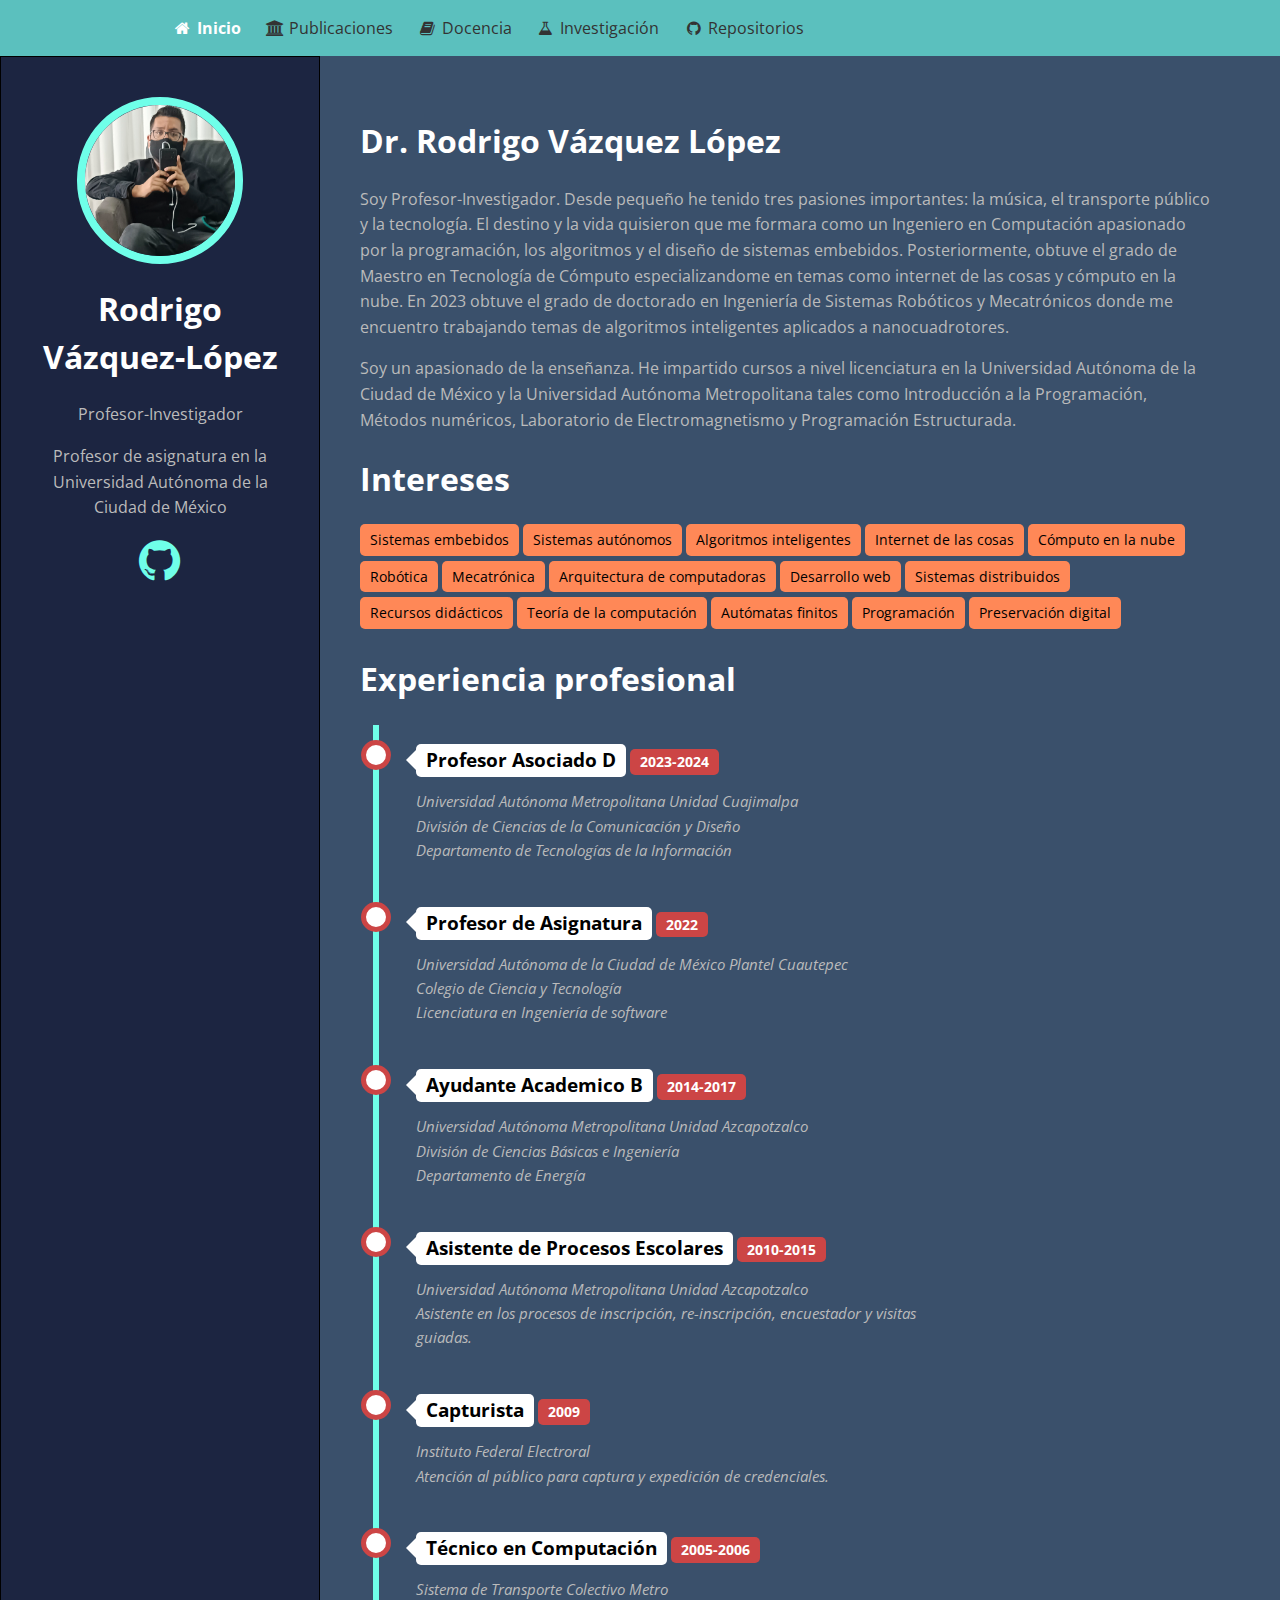
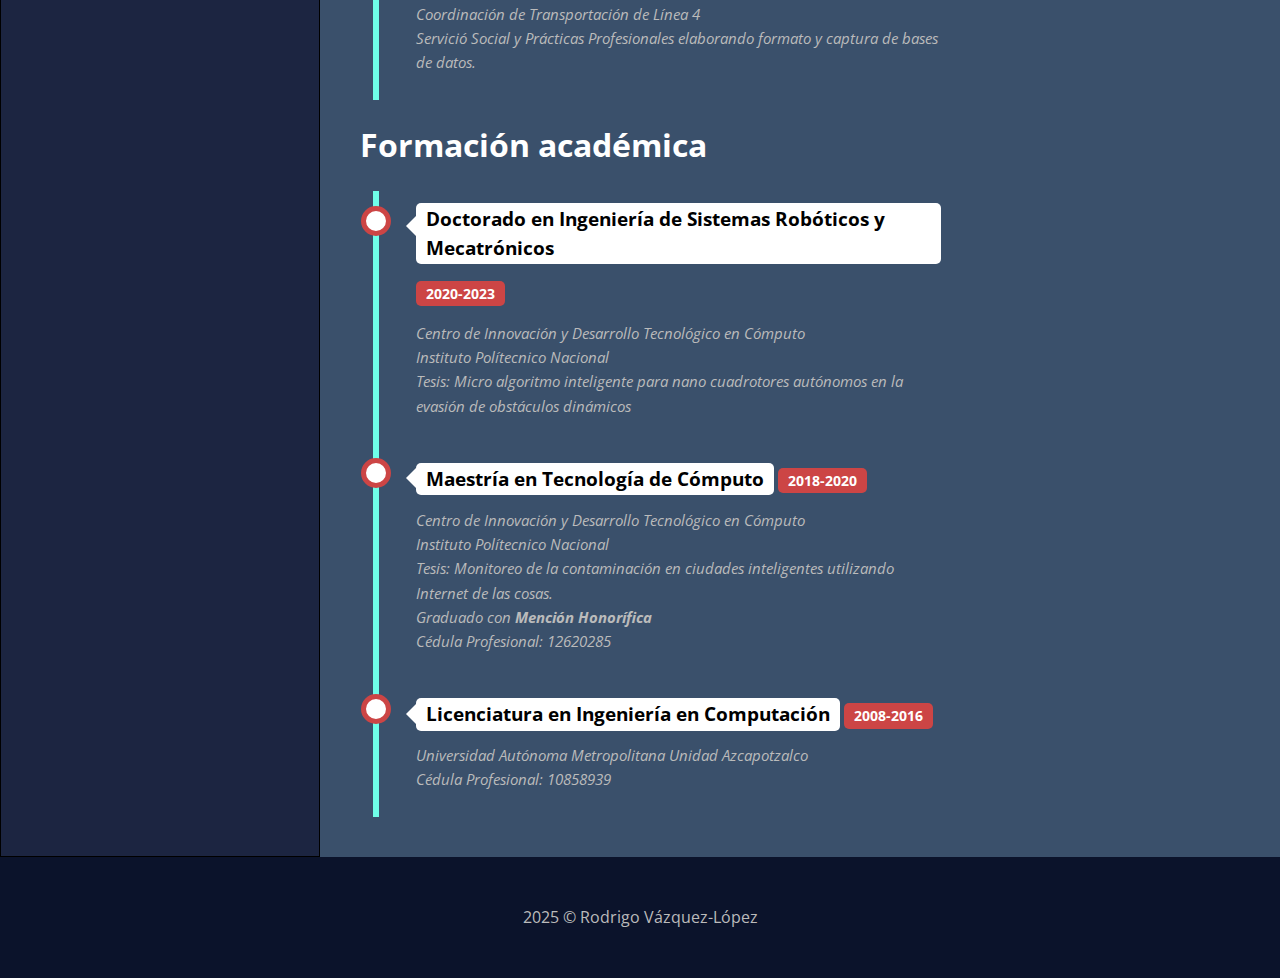
<file: index.html>
<!DOCTYPE html>
<html>
  <head>
    <meta charset="UTF-8" />
    <meta name="viewport" content="width=device-width, initial-scale=1.0" />
    <title>Rodrigo Vázquez-López - Inicio</title>
    <link rel="stylesheet" href="./css/styles.css" />
    <link href="https://fonts.googleapis.com/css?family=Open Sans" rel="stylesheet" />
    <link rel="stylesheet" href="https://cdnjs.cloudflare.com/ajax/libs/font-awesome/4.7.0/css/font-awesome.min.css" />
    <script src="https://ajax.googleapis.com/ajax/libs/jquery/3.6.0/jquery.min.js"></script>
    <script src="./js/main.js"></script>
  </head>
  <body>
    <nav>
      <div class="nav-bar-button" id="btn_menu">
        <p class="nav-bar-button-title">Menú</p>
        <i class="fa fa-bars fa-2x"></i>
      </div>
      <ul class="nav-bar" id="menu">
        <li class="nav-bar-base">
          <a href="index.html" class="nav-bar-element active"><i class="fa fa-fw fa-home"></i> Inicio</a>
        </li>
        <li class="nav-bar-base">
          <a href="publicaciones.html" class="nav-bar-element"><i class="fa fa-fw fa-university"></i> Publicaciones</a>
        </li>
        <li class="nav-bar-base">
          <a href="docencia.html" class="nav-bar-element"><i class="fa fa-fw fa-book"></i> Docencia</a>
        </li>
        <li class="nav-bar-base">
          <a href="investigacion.html" class="nav-bar-element"><i class="fa fa-fw fa-flask"></i> Investigación</a>
        </li>
        <li class="nav-bar-base">
          <a href="repositorios.html" class="nav-bar-element"><i class="fa fa-fw fa-github"></i> Repositorios</a>
        </li>
      </ul>
    </nav>
    <section class="main-parent">
      <div class="left-layout">
        <img class="img-about-me" src="./img/me.jpg" alt="Me" />
        <h1>Rodrigo Vázquez-López</h1>
        <p>Profesor-Investigador</p>
        <p>Profesor de asignatura en la Universidad Autónoma de la Ciudad de México</p>
        <!-- <p><a href="mailto:rvazquez@cua.uam.mx" target="_blank"><i class="fa fa-fw fa-envelope-o"></i>rvazquez@cua.uam.mx</a></p> -->
        <div>
          <a href="https://github.com/rodrigovazquezlopez" target="_blank"><i class="fa fa-fw fa-3x fa-github"></i></a>
          <!-- <a href="https://twitter.com/rodrigo_em2" target="_blank"><i class="fa fa-fw fa-3x fa-twitter"></i></a>
          <a href="https://www.youtube.com/channel/UCB80z5s5sPZ7R8fnIZNMW-w" target="_blank"><i class="fa fa-fw fa-3x fa-youtube-play"></i></a> -->
        </div>
      </div>
      <div class="right-layout">
        <h1>Dr. Rodrigo Vázquez López</h1>
        <p class="text-semblanza">
          Soy Profesor-Investigador. Desde pequeño he tenido tres pasiones importantes: la música, el transporte público y la tecnología. El destino y la vida quisieron que me formara como un Ingeniero en Computación apasionado por la programación, los algoritmos y el diseño de
          sistemas embebidos. Posteriormente, obtuve el grado de Maestro en Tecnología de Cómputo especializandome en temas como internet de las cosas y cómputo en la nube. En 2023 obtuve el grado de doctorado en Ingeniería de
          Sistemas Robóticos y Mecatrónicos donde me encuentro trabajando temas de algoritmos inteligentes aplicados a nanocuadrotores.
        </p>

        <p class="text-semblanza">
          Soy un apasionado de la enseñanza. He impartido cursos a nivel licenciatura en la Universidad Autónoma de la Ciudad de México y la Universidad Autónoma Metropolitana tales como Introducción a la Programación, Métodos numéricos,
          Laboratorio de Electromagnetismo y Programación Estructurada.
        </p>

        <h1>Intereses</h1>

        <div class="intereses-container">
          <span class="intereses-badge">Sistemas embebidos</span>
          <span class="intereses-badge">Sistemas autónomos</span>
          <span class="intereses-badge">Algoritmos inteligentes</span>
          <span class="intereses-badge">Internet de las cosas</span>
          <span class="intereses-badge">Cómputo en la nube</span>
          <span class="intereses-badge">Robótica</span>
          <span class="intereses-badge">Mecatrónica</span>
          <span class="intereses-badge">Arquitectura de computadoras</span>
          <span class="intereses-badge">Desarrollo web</span>
          <span class="intereses-badge">Sistemas distribuidos</span>
          <span class="intereses-badge">Recursos didácticos</span>
          <span class="intereses-badge">Teoría de la computación</span>
          <span class="intereses-badge">Autómatas finitos</span>
          <span class="intereses-badge">Programación</span>
          <span class="intereses-badge">Preservación digital</span>
        </div>

        <h1>Experiencia profesional</h1>

        <div class="timeline">
          <div class="container">
            <h2 class="timeline-title">Profesor Asociado D</h2>
            <h3 class="timeline-date">2023-2024</h3>
            <p class="timeline-text">
              Universidad Autónoma Metropolitana Unidad Cuajimalpa<br />
              División de Ciencias de la Comunicación y Diseño<br />
              Departamento de Tecnologías de la Información
            </p>
          </div>
          <div class="container">
            <h2 class="timeline-title">Profesor de Asignatura</h2>
            <h3 class="timeline-date">2022</h3>
            <p class="timeline-text">
              Universidad Autónoma de la Ciudad de México Plantel Cuautepec<br />
              Colegio de Ciencia y Tecnología<br />
              Licenciatura en Ingeniería de software
            </p>
          </div>
          <div class="container">
            <h2 class="timeline-title">Ayudante Academico B</h2>
            <h3 class="timeline-date">2014-2017</h3>
            <p class="timeline-text">
              Universidad Autónoma Metropolitana Unidad Azcapotzalco<br />
              División de Ciencias Básicas e Ingeniería<br />
              Departamento de Energía
            </p>
          </div>
          <div class="container">
            <h2 class="timeline-title">Asistente de Procesos Escolares</h2>
            <h3 class="timeline-date">2010-2015</h3>
            <p class="timeline-text">
              Universidad Autónoma Metropolitana Unidad Azcapotzalco<br />
              Asistente en los procesos de inscripción, re-inscripción, encuestador y visitas guiadas.<br />
            </p>
          </div>
          <div class="container">
            <h2 class="timeline-title">Capturista</h2>
            <h3 class="timeline-date">2009</h3>
            <p class="timeline-text">
              Instituto Federal Electroral<br />
              Atención al público para captura y expedición de credenciales.<br />
            </p>
          </div>
          <div class="container">
            <h2 class="timeline-title">Técnico en Computación</h2>
            <h3 class="timeline-date">2005-2006</h3>
            <p class="timeline-text">
              Sistema de Transporte Colectivo Metro<br />
              Coordinación de Transportación de Línea 4<br />
              Servició Social y Prácticas Profesionales elaborando formato y captura de bases de datos.
            </p>
          </div>
        </div>

        <h1>Formación académica</h1>
        <div class="timeline">
          <div class="container">
            <h2 class="timeline-title">Doctorado en Ingeniería de Sistemas Robóticos y Mecatrónicos</h2>
            <h3 class="timeline-date">2020-2023</h3>
            <p class="timeline-text">
              Centro de Innovación y Desarrollo Tecnológico en Cómputo<br />
              Instituto Polítecnico Nacional<br />
              Tesis: Micro algoritmo inteligente para nano cuadrotores autónomos en la evasión de obstáculos dinámicos
            </p>
          </div>
          <div class="container">
            <h2 class="timeline-title">Maestría en Tecnología de Cómputo</h2>
            <h3 class="timeline-date">2018-2020</h3>
            <p class="timeline-text">
              Centro de Innovación y Desarrollo Tecnológico en Cómputo<br />
              Instituto Polítecnico Nacional<br />
              Tesis: Monitoreo de la contaminación en ciudades inteligentes utilizando Internet de las cosas.<br />
              Graduado con <strong>Mención Honorífica</strong><br />
              Cédula Profesional: 12620285
            </p>
          </div>
          <div class="container">
            <h2 class="timeline-title">Licenciatura en Ingeniería en Computación</h2>
            <h3 class="timeline-date">2008-2016</h3>
            <p class="timeline-text">
              Universidad Autónoma Metropolitana Unidad Azcapotzalco<br />
              Cédula Profesional: 10858939
            </p>
          </div>
        </div>
      </div>
    </section>
    <footer>
      <p>2025 &copy; Rodrigo Vázquez-López</p>
    </footer>
  </body>
</html>
</file>
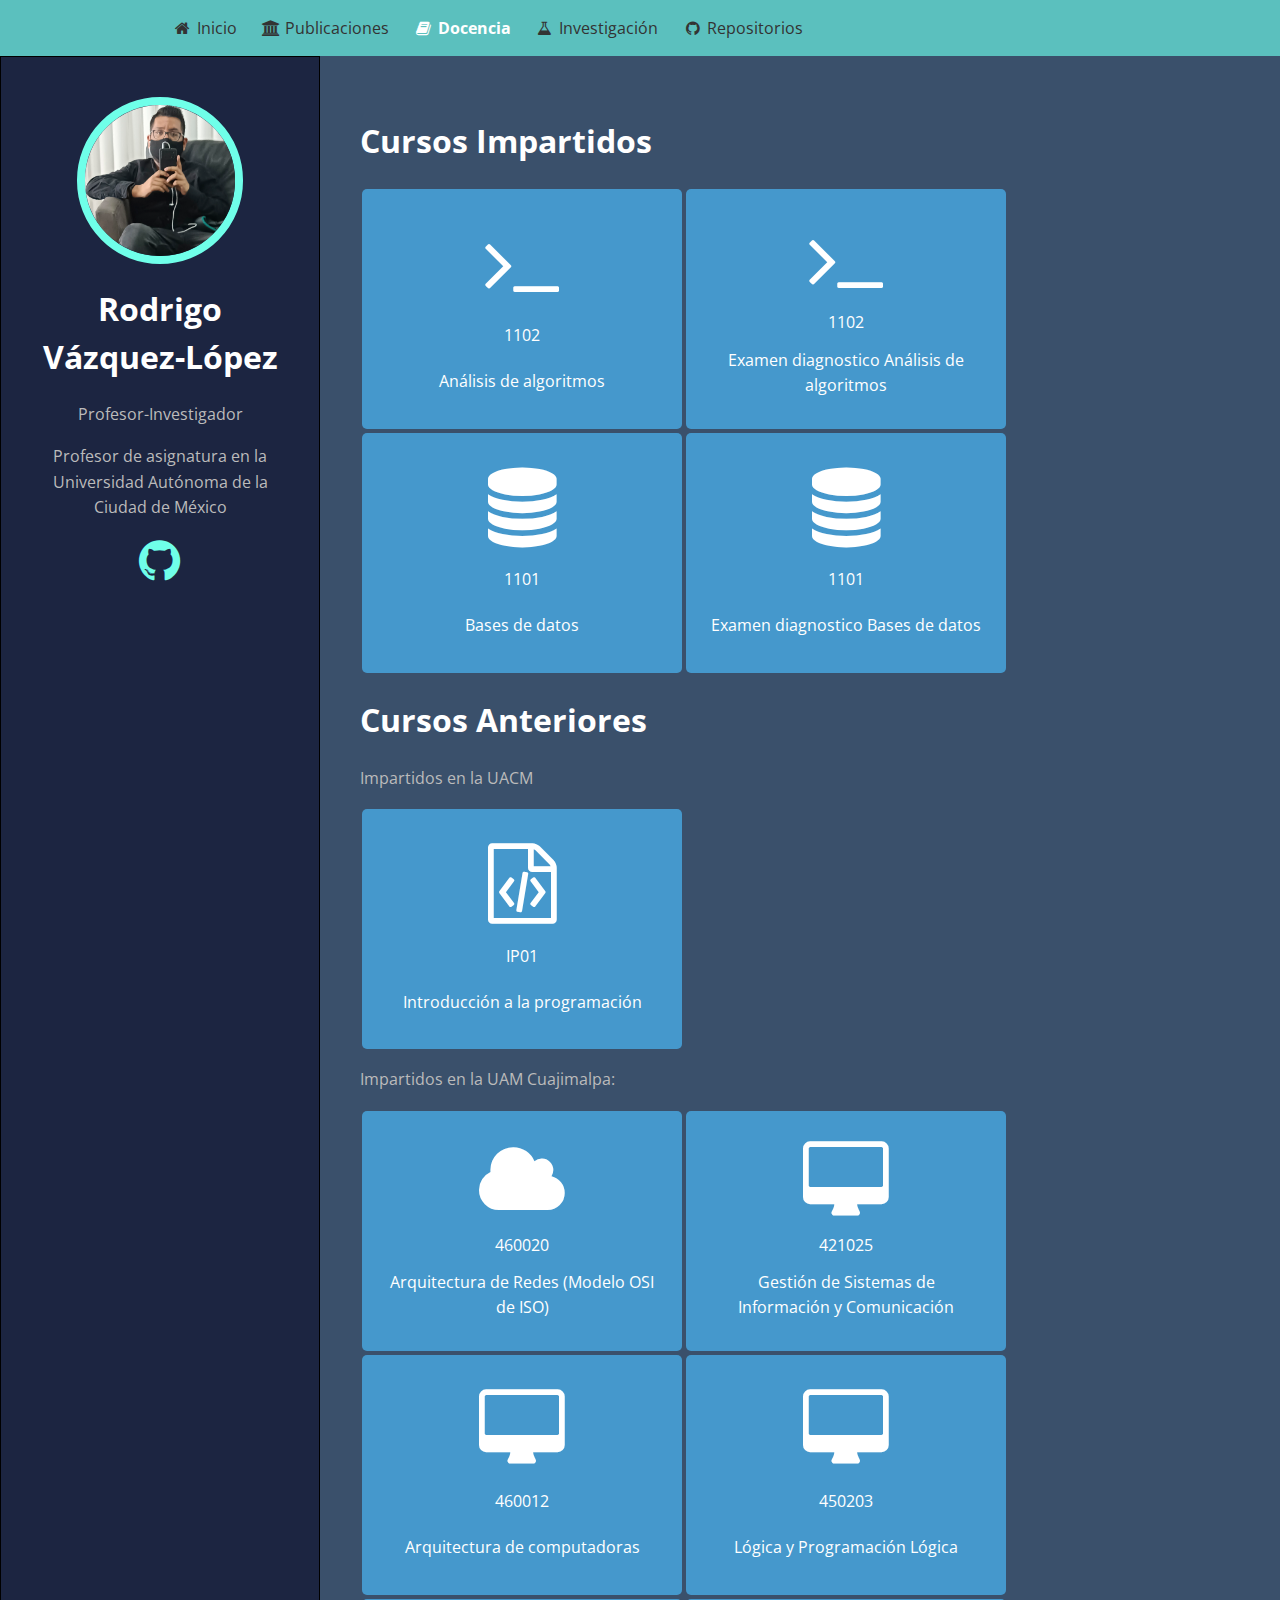
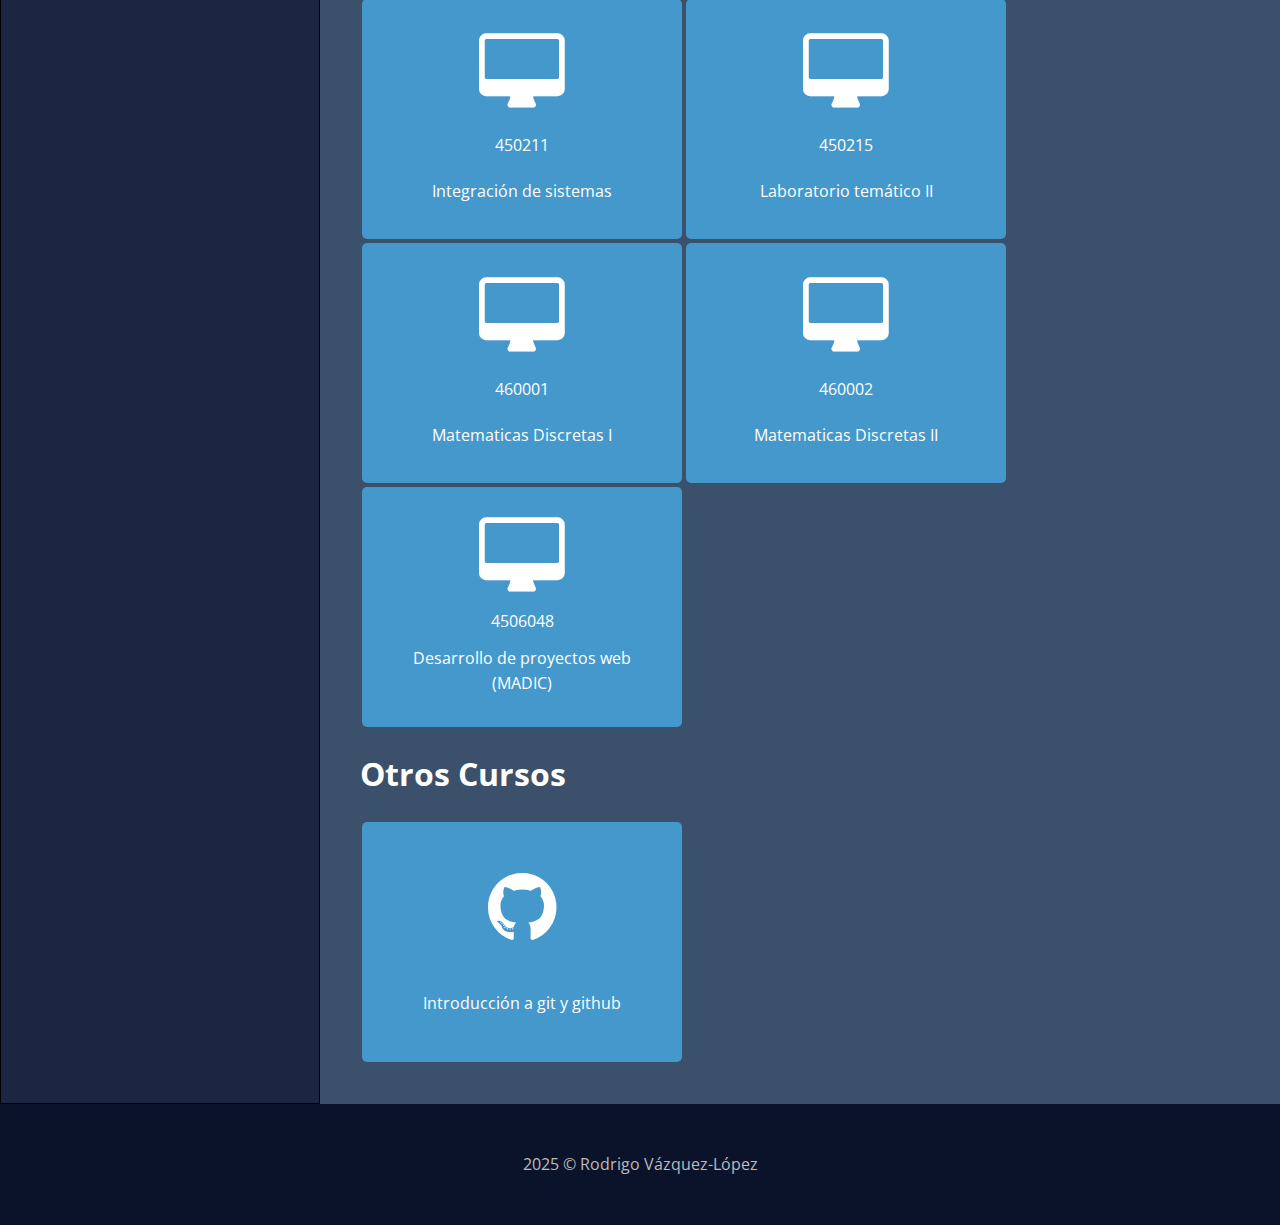
<file: docencia.html>
<!DOCTYPE html>
<html>
  <head>
    <meta charset="UTF-8" />
    <meta name="viewport" content="width=device-width, initial-scale=1.0" />
    <title>Rodrigo Vázquez-López - Docencia</title>
    <link rel="stylesheet" href="./css/styles.css" />
    <link href="https://fonts.googleapis.com/css?family=Open Sans" rel="stylesheet" />
    <link rel="stylesheet" href="https://cdnjs.cloudflare.com/ajax/libs/font-awesome/4.7.0/css/font-awesome.min.css" />
    <script src="https://ajax.googleapis.com/ajax/libs/jquery/3.6.0/jquery.min.js"></script>
    <script src="./js/main.js"></script>
  </head>
  <body>
    <nav>
      <div class="nav-bar-button" id="btn_menu">
        <p class="nav-bar-button-title">Menú</p>
        <i class="fa fa-bars fa-2x"></i>
      </div>
      <ul class="nav-bar" id="menu">
        <li class="nav-bar-base">
          <a href="index.html" class="nav-bar-element"><i class="fa fa-fw fa-home"></i> Inicio</a>
        </li>
        <li class="nav-bar-base">
          <a href="publicaciones.html" class="nav-bar-element"><i class="fa fa-fw fa-university"></i> Publicaciones</a>
        </li>
        <li class="nav-bar-base">
          <a href="docencia.html" class="nav-bar-element active"><i class="fa fa-fw fa-book"></i> Docencia</a>
        </li>
        <li class="nav-bar-base">
          <a href="investigacion.html" class="nav-bar-element"><i class="fa fa-fw fa-flask"></i> Investigación</a>
        </li>
        <li class="nav-bar-base">
          <a href="repositorios.html" class="nav-bar-element"><i class="fa fa-fw fa-github"></i> Repositorios</a>
        </li>
      </ul>
    </nav>
    <section class="main-parent">
      <div class="left-layout">
        <img class="img-about-me" src="./img/me.jpg" alt="Me" />
        <h1>Rodrigo Vázquez-López</h1>
        <p>Profesor-Investigador</p>
        <p>Profesor de asignatura en la Universidad Autónoma de la Ciudad de México</p>
        <!-- <p><a href="mailto:rvazquez@cua.uam.mx" target="_blank"><i class="fa fa-fw fa-envelope-o"></i>rvazquez@cua.uam.mx</a></p> -->
        <div>
          <a href="https://github.com/rodrigovazquezlopez" target="_blank"><i class="fa fa-fw fa-3x fa-github"></i></a>
          <!-- <a href="https://twitter.com/rodrigo_em2" target="_blank"><i class="fa fa-fw fa-3x fa-twitter"></i></a>
          <a href="https://www.youtube.com/channel/UCB80z5s5sPZ7R8fnIZNMW-w" target="_blank"><i class="fa fa-fw fa-3x fa-youtube-play"></i></a> -->
        </div>
      </div>
      <div class="right-layout">
        <h1>Cursos Impartidos</h1>
        <div class="courses-container">
          <a class="courses-child" href="files\alg\Reglas_alg.pdf">
            <i class="fa fa-fw fa-5x fa-terminal"></i>
            <p>1102</p>
            <p>Análisis de algoritmos</p>
          </a>
          <a class="courses-child" href="files\alg\ExamenDiagnosticoAlgo.pdf">
            <i class="fa fa-fw fa-5x fa-terminal"></i>
            <p>1102</p>
            <p>Examen diagnostico Análisis de algoritmos</p>
          </a>
          <a class="courses-child" href="files\bdd\Reglas_bdd.pdf">
            <i class="fa fa-fw fa-5x fa-database"></i>
            <p>1101</p>
            <p>Bases de datos</p>
          </a>
          <a class="courses-child" href="files\bdd\ExamenDiagnosticoBDD.pdf">
            <i class="fa fa-fw fa-5x fa-database"></i>
            <p>1101</p>
            <p>Examen diagnostico Bases de datos</p>
          </a>
        </div>

        <h1>Cursos Anteriores</h1>

        <p>Impartidos en la UACM</p> 
        <div class="courses-container">
          <a class="courses-child" href="#">
            <i class="fa fa-fw fa-5x fa-file-code-o"></i>
            <p>IP01</p>
            <p>Introducción a la programación</p>
          </a>
        </div>

        <p>Impartidos en la UAM Cuajimalpa:</p>
        <div class="courses-container">
          <a class="courses-child" href="">
            <i class="fa fa-fw fa-5x fa-cloud"></i>
            <p>460020</p>
            <p>Arquitectura de Redes (Modelo OSI de ISO)</p>
          </a>
          <a class="courses-child" href="">
            <i class="fa fa-fw fa-5x fa-desktop"></i>
            <p>421025</p>
            <p>Gestión de Sistemas de Información y Comunicación</p>
          </a>
          <a class="courses-child" href="">
            <i class="fa fa-fw fa-5x fa-desktop"></i>
            <p>460012</p>
            <p>Arquitectura de computadoras</p>
          </a>
          <a class="courses-child" href="">
            <i class="fa fa-fw fa-5x fa-desktop"></i>
            <p>450203</p>
            <p>Lógica y Programación Lógica</p>
          </a>
          <a class="courses-child" href="">
            <i class="fa fa-fw fa-5x fa-desktop"></i>
            <p>450211</p>
            <p>Integración de sistemas</p>
          </a>
          <a class="courses-child" href="">
            <i class="fa fa-fw fa-5x fa-desktop"></i>
            <p>450215</p>
            <p>Laboratorio temático II</p>
          </a>
          <a class="courses-child" href="">
            <i class="fa fa-fw fa-5x fa-desktop"></i>
            <p>460001</p>
            <p>Matematicas Discretas I</p>
          </a>
          <a class="courses-child" href="">
            <i class="fa fa-fw fa-5x fa-desktop"></i>
            <p>460002</p>
            <p>Matematicas Discretas II</p>
          </a>
          <a class="courses-child" href="">
            <i class="fa fa-fw fa-5x fa-desktop"></i>
            <p>4506048</p>
            <p>Desarrollo de proyectos web (MADIC)</p>
          </a>
        </div>

        <h1>Otros Cursos</h1>
        <div class="courses-container">
          <a class="courses-child" href="#">
            <i class="fa fa-fw fa-5x fa-github"></i>
            <p>Introducción a git y github</p>
          </a>
        </div>
        
      </div>
    </section>
    <footer>
      <p>2025 &copy; Rodrigo Vázquez-López</p>
  </footer>
  </body>
</html>
</file>
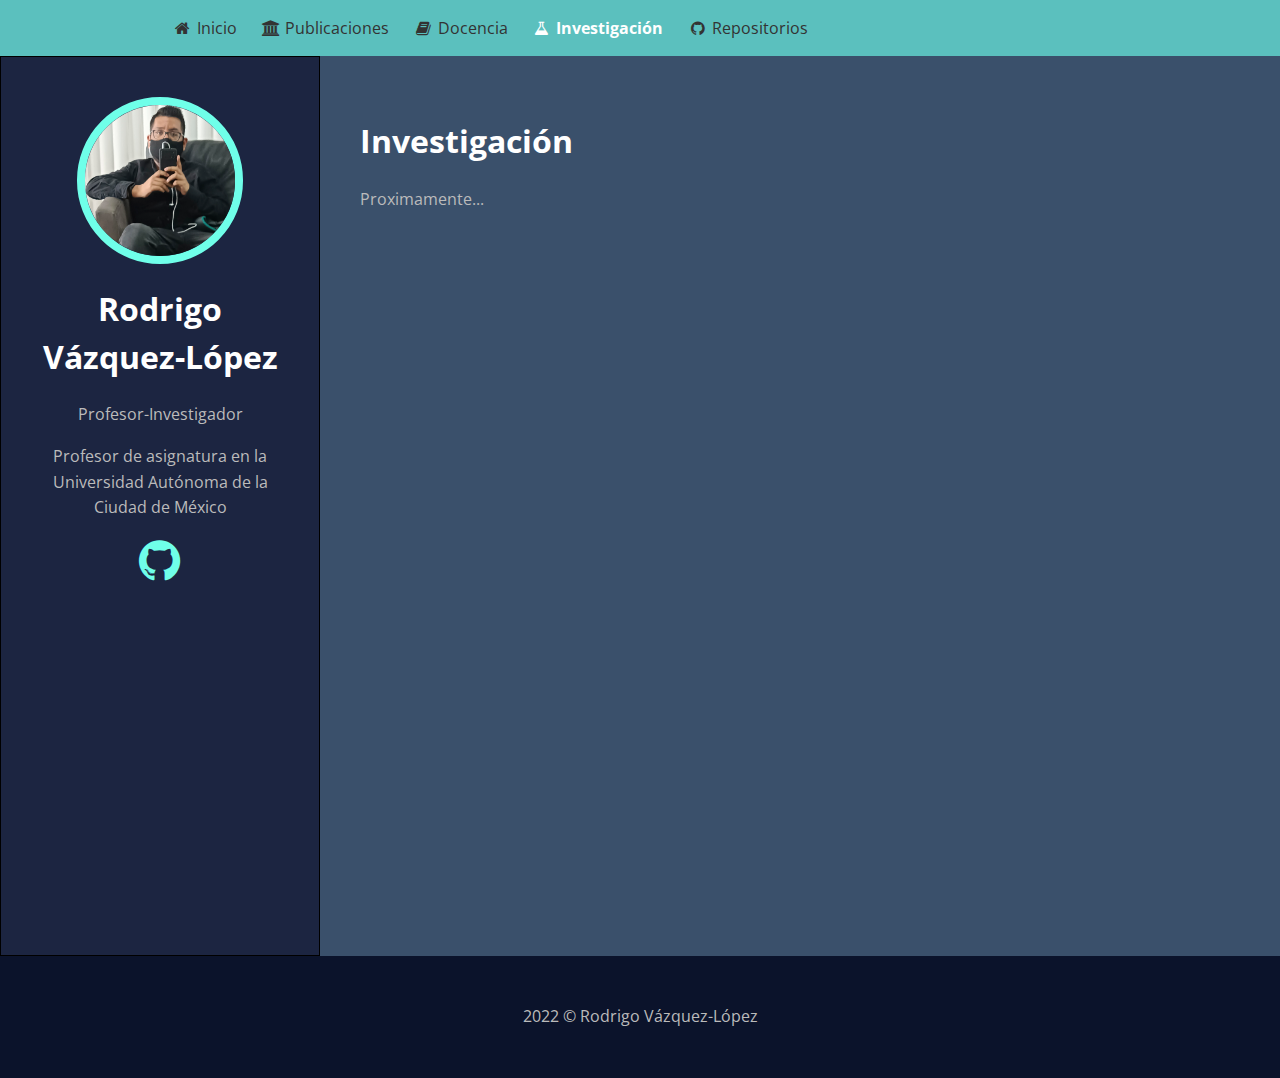
<file: investigacion.html>
<!DOCTYPE html>
<html>
  <head>
    <meta charset="UTF-8" />
    <meta name="viewport" content="width=device-width, initial-scale=1.0" />
    <title>Rodrigo Vázquez-López - Investigación</title>
    <link rel="stylesheet" href="./css/styles.css" />
    <link href="https://fonts.googleapis.com/css?family=Open Sans" rel="stylesheet" />
    <link rel="stylesheet" href="https://cdnjs.cloudflare.com/ajax/libs/font-awesome/4.7.0/css/font-awesome.min.css" />
    <script src="https://ajax.googleapis.com/ajax/libs/jquery/3.6.0/jquery.min.js"></script>
    <script src="./js/main.js"></script>
  </head>
  <body>
    <nav>
      <div class="nav-bar-button" id="btn_menu">
        <p class="nav-bar-button-title">Menú</p>
        <i class="fa fa-bars fa-2x"></i>
      </div>
      <ul class="nav-bar" id="menu">
        <li class="nav-bar-base">
          <a href="index.html" class="nav-bar-element"><i class="fa fa-fw fa-home"></i> Inicio</a>
        </li>
        <li class="nav-bar-base">
          <a href="publicaciones.html" class="nav-bar-element"><i class="fa fa-fw fa-university"></i> Publicaciones</a>
        </li>
        <li class="nav-bar-base">
          <a href="docencia.html" class="nav-bar-element"><i class="fa fa-fw fa-book"></i> Docencia</a>
        </li>
        <li class="nav-bar-base">
          <a href="investigacion.html" class="nav-bar-element active"><i class="fa fa-fw fa-flask"></i> Investigación</a>
        </li>
        <li class="nav-bar-base">
          <a href="repositorios.html" class="nav-bar-element"><i class="fa fa-fw fa-github"></i> Repositorios</a>
        </li>
      </ul>
    </nav>
    <section class="main-parent">
      <div class="left-layout">
        <img class="img-about-me" src="./img/me.jpg" alt="Me" />
        <h1>Rodrigo Vázquez-López</h1>
        <p>Profesor-Investigador</p>
        <p>Profesor de asignatura en la Universidad Autónoma de la Ciudad de México</p>
        <!-- <p><a href="mailto:rvazquez@cua.uam.mx" target="_blank"><i class="fa fa-fw fa-envelope-o"></i>rvazquez@cua.uam.mx</a></p> -->
        <div>
          <a href="https://github.com/rodrigovazquezlopez" target="_blank"><i class="fa fa-fw fa-3x fa-github"></i></a>
          <!-- <a href="https://twitter.com/rodrigo_em2" target="_blank"><i class="fa fa-fw fa-3x fa-twitter"></i></a>
          <a href="https://www.youtube.com/channel/UCB80z5s5sPZ7R8fnIZNMW-w" target="_blank"><i class="fa fa-fw fa-3x fa-youtube-play"></i></a> -->
        </div>
      </div>
      <div class="right-layout">
        <h1>Investigación</h1>
        <p>Proximamente...</p>
        
      </div>
    </section>
    <footer>
      <p>2022 &copy; Rodrigo Vázquez-López</p>
  </footer>
  </body>
</html>
</file>
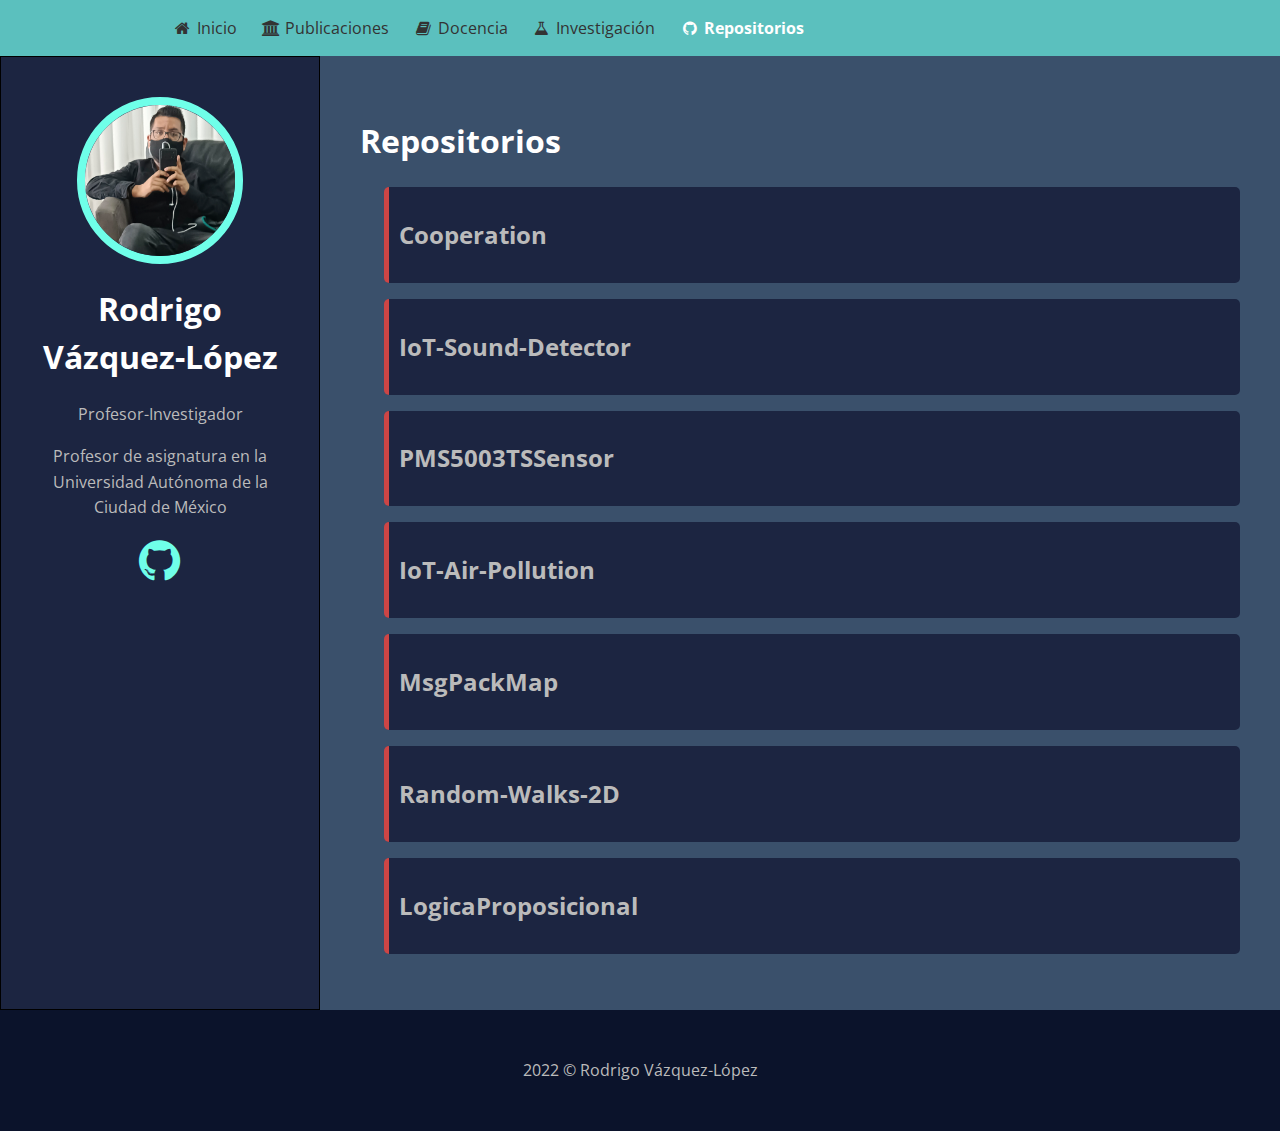
<file: repositorios.html>
<!DOCTYPE html>
<html>
  <head>
    <meta charset="UTF-8">
    <meta name="viewport" content="width=device-width, initial-scale=1.0" />
    <title>Rodrigo Vázquez-López - Repositorios</title>
    <link rel="stylesheet" href="./css/styles.css" />
    <link href='https://fonts.googleapis.com/css?family=Open Sans' rel='stylesheet'>
    <link rel="stylesheet" href="https://cdnjs.cloudflare.com/ajax/libs/font-awesome/4.7.0/css/font-awesome.min.css">
    <script src="https://ajax.googleapis.com/ajax/libs/jquery/3.6.0/jquery.min.js"></script>
    <script src="./js/main.js"></script>
  </head>
  <body>
    <nav>
      <div class="nav-bar-button" id="btn_menu">
        <p class="nav-bar-button-title">Menú</p>
        <i class="fa fa-bars fa-2x"></i>
      </div>
      <ul class="nav-bar" id="menu">
        <li class="nav-bar-base">
          <a href="index.html" class="nav-bar-element"><i class="fa fa-fw fa-home"></i> Inicio</a>
        </li>
        <li class="nav-bar-base">
          <a href="publicaciones.html" class="nav-bar-element"><i class="fa fa-fw fa-university"></i> Publicaciones</a>
        </li>
        <li class="nav-bar-base">
          <a href="docencia.html" class="nav-bar-element"><i class="fa fa-fw fa-book"></i> Docencia</a>
        </li>
        <li class="nav-bar-base">
          <a href="investigacion.html" class="nav-bar-element"><i class="fa fa-fw fa-flask"></i> Investigación</a>
        </li>
        <li class="nav-bar-base">
          <a href="repositorios.html" class="nav-bar-element active"><i class="fa fa-fw fa-github"></i> Repositorios</a>
        </li>
      </ul>
    </nav>
    <section class="main-parent">
      <div class="left-layout">
        <img class="img-about-me" src="./img/me.jpg" alt="Me" />
        <h1>Rodrigo Vázquez-López</h1>
        <p>Profesor-Investigador</p>
        <p>Profesor de asignatura en la Universidad Autónoma de la Ciudad de México</p>
        <!-- <p><a href="mailto:rvazquez@cua.uam.mx" target="_blank"><i class="fa fa-fw fa-envelope-o"></i>rvazquez@cua.uam.mx</a></p> -->
        <div>
          <a href="https://github.com/rodrigovazquezlopez" target="_blank"><i class="fa fa-fw fa-3x fa-github"></i></a>
          <!-- <a href="https://twitter.com/rodrigo_em2" target="_blank"><i class="fa fa-fw fa-3x fa-twitter"></i></a>
          <a href="https://www.youtube.com/channel/UCB80z5s5sPZ7R8fnIZNMW-w" target="_blank"><i class="fa fa-fw fa-3x fa-youtube-play"></i></a> -->
        </div>
      </div>
      <div class="right-layout">
        <h1>Repositorios</h1>

        <a href="https://github.com/rodrigovazquezlopez/Cooperation" target="_blank" class="respository-item">
          <h2 class="repository-item-name">Cooperation</h2>
          <p></p>
        </a>
        <a href="https://github.com/rodrigovazquezlopez/IoT-Sound-Detector" target="_blank" class="respository-item">
          <h2 class="repository-item-name">IoT-Sound-Detector</h2>
          <p></p>
        </a>
        <a href="https://github.com/rodrigovazquezlopez/PMS5003TSSensor" target="_blank" class="respository-item">
          <h2 class="repository-item-name">PMS5003TSSensor</h2>
          <p></p>
        </a>
        <a href="https://github.com/rodrigovazquezlopez/IoT-Air-Pollution" target="_blank" class="respository-item">
          <h2 class="repository-item-name">IoT-Air-Pollution</h2>
          <p></p>
        </a>
        <a href="https://github.com/rodrigovazquezlopez/MsgPackMap" target="_blank" class="respository-item">
          <h2 class="repository-item-name">MsgPackMap</h2>
          <p></p>
        </a>
        <a href="https://github.com/rodrigovazquezlopez/Random-Walks-2D" target="_blank" class="respository-item">
          <h2 class="repository-item-name">Random-Walks-2D</h2>
          <p></p>
        </a>
        <a href="https://github.com/rodrigovazquezlopez/LogicaProposicional" target="_blank" class="respository-item">
          <h2 class="repository-item-name">LogicaProposicional</h2>
          <p></p>
        </a>   
        
      </div>
    </section>
    <footer>
        <p>2022 &copy; Rodrigo Vázquez-López</p>
    </footer>
  </body>
</html>
</file>
<file: css/styles.css>
* {
    box-sizing: border-box;
}

html {
    -webkit-text-size-adjust: 100%;
}

body {
    padding: 0;
    margin: 0;
    font-family: "Open Sans", "Helvetica Neue", Helvetica, Arial, sans-serif;
    line-height: 1.5;
    font-size: 1rem;
}

a {
    color: #6fffe9;
    text-decoration: none;
}

a:hover {
    color: #fff;
    transition: 0.35s;
}

h1 {
    color: #fff;
}

p {
    color: #bbb;
    line-height: 1.6;
    transition: 0.35s;
}

/************** navbar **************/
nav {
    background-color: #5bc0be;
}

.nav-bar {
    list-style-type: none;
    margin: 0 auto;
    padding: 0;
    overflow: hidden;
    width: 75%;
}

.nav-bar-button {
    font-size: 1.25rem;
    color: #fff;
    display: none;
    width: 100%;
    position: relative;
}

.nav-bar-button-title {
    padding: 1rem 0.75rem;
    text-align: center;
    margin: 0;
    color: #fff;
}

.nav-bar-button i {
    padding: 0.75rem 1rem;   
    text-align: center;
    position: absolute;
    right: 0;
    top: 0;
}

.nav-bar-base  {
    float: left;
}

.nav-bar-element {
    display: block;
    text-decoration: none;
    color: #333;
    font-size: 1rem;
    padding: 1rem 0.75rem;
    transition: 0.35s;
}

.nav-bar-element:hover {
    color: #fff;
    background-color: #666;
}

.active {
    font-weight: bold;
    color: #fff;
}

/************** general sections **************/
.main-parent {
    width: 100%;
    display: flex;
    flex-wrap: wrap;
    background-color: #1c2541;
}

.left-layout {
    width: 25%;
    border: 1px solid #000;
    min-height: 100vh;
    padding: 2.5rem;
    text-align: center;
}

.right-layout {
    width: 75%;
    background-color: #3a506b;
    padding: 2.5rem;
}

.img-about-me {
    border-radius: 50%;
    width: 70%;
    display: block;
    margin: auto;
    border: 0.5rem solid #6fffe9;
    transition: 0.35s;
}

.img-about-me:hover {
    border: 0.5rem solid #fff;
}

/************** footer **************/
footer {
    padding: 2rem;
    text-align: center;
    color: #fff;
    background-color: #0b132b;
}

/************** index.html **************/

.text-semblanza {
    max-width: 95ch;
}

.intereses-container{
    max-width: 95ch;
}

.intereses-badge {
    background-color: #FF8857;
    display: inline-block;
    padding: 5px 10px;
    font-size: 0.9rem;
    border-radius: 5px;
    margin-bottom: 5px;
    transition: 0.35s;
}

.intereses-badge:hover {
    background-color: #FFBCB0;
    box-shadow: 0 4px 8px 0 rgba(0, 0, 0, 0.2), 0 6px 20px 0 rgba(0, 0, 0, 0.19);
}

.timeline {
    position: relative;
    margin-left: 1rem;
}

.timeline::after {
    content: '';
    position: absolute;
    width: 0.375rem;
    background-color: #6fffe9;
    top: 0;
    bottom: 0;
    left: 0;
    margin-left: -0.1875rem;
}

.container {
    padding: 0.625rem 2.5rem;
    position: relative;
    background-color: inherit;
    width: 70%;
}

.container::after {
    content: '';
    position: absolute;
    width: 1.25rem;
    height: 1.25rem;
    left: -0.95rem;
    background-color: white;
    border: 0.3125rem solid #CC4545;
    top: 0.9375rem;
    border-radius: 50%;
    z-index: 1;
}

.container::before {
    content: " ";
    height: 0;
    position: absolute;
    top: 1.5625rem;
    width: 0;
    z-index: 1;
    left: 1.875rem;
    border: medium solid white;
    border-width: 10px 10px 10px 0;
    border-color: transparent white transparent transparent;
}
  
.timeline-title {
    font-size: 1.2rem;
    background-color: #fff;
    margin: 0.125rem 0;
    display: inline-block;
    border-radius: 0.3125rem;
    padding: 0.125rem 10px;
    transition: 0.35s;
}

.timeline-date {
    font-size: 0.9rem;
    display: inline-block;
    background-color: #CC4545;
    border-radius: 0.3125rem;
    padding: 0.125rem 10px;
    color: #fff;
    transition: 0.35s;
}

.container:hover .timeline-title, .container:hover p  {
    margin-left: 1rem;
}

.container:hover .timeline-date {
    background-color: #FF8857;
}

.timeline-text {
    font-size: 0.95rem;
    font-style: italic;
    margin-top: 0;
}

/************** docencia.html **************/

.courses-container {
    display: flex;
    flex-wrap: wrap;
}

.courses-child {
    display: flex;
    flex-wrap: wrap;
    align-items: center;
    justify-content: center;
    width: 20rem;
    height: 15rem;
    background-color: #4598CC;
    padding: 1.5rem;
    text-align: center;
    color: #fff;
    border-radius: 5px;
    transition: 0.35s;
    margin: 2px;
}

.courses-child > i {
    display:block;
    width: 100%;
    margin: 0;
}

.courses-child > p {
    margin: 0;
    color: #fff;
    width: 100%;
}

.courses-child:hover {
    background-color: #819099;
    box-shadow: 0 4px 8px 0 rgba(0, 0, 0, 0.2), 0 6px 20px 0 rgba(0, 0, 0, 0.19);
}

/************** publicaciones.html **************/
.bib-item {
    margin-left: 1.5rem;
    margin-bottom: 1rem;
    color: #bbb;
    border-left: 0.3125rem solid #CC4545;
    padding: 0.625rem;
    background-color: #1c2541;
    border-radius: 0.3125rem;
    
    transition: 0.35s;
}

.bib-item:hover {
    box-shadow: 0 4px 8px 0 rgba(0, 0, 0, 0.2), 0 6px 20px 0 rgba(0, 0, 0, 0.19);
    background-color: #444;
    color: #fff;
    margin-left: 2rem;
}

/************** repositorios.html **************/

.respository-item {
    display: block;
    margin-left: 1.5rem;
    margin-bottom: 1rem;
    color: #bbb;
    border-left: 0.3125rem solid #CC4545;
    padding: 0.625rem;
    background-color: #1c2541;
    border-radius: 0.3125rem;  
    transition: 0.35s;

}

.respository-item:hover {
    box-shadow: 0 4px 8px 0 rgba(0, 0, 0, 0.2), 0 6px 20px 0 rgba(0, 0, 0, 0.19);
    background-color: #444;
    color: #fff;
    margin-left: 2rem;
}

/************** Media queries **************/
@media only screen and (max-width: 1024px) {
    .left-layout {
        width: 100%;
        min-height: 100%;
        padding: 1.5rem;
    }

    .right-layout {
        width: 100%;
        padding: 1.5rem;
    }

    .img-about-me {
        width: 50%;
    }

    .container {
        width: 100%;
    }

    /******** docencia *********/
}

@media only screen and (min-width: 768px) {
    .nav-bar-button {
        display: none;
    }
    .nav-bar-base  {
        float: left;
    }
}

@media only screen and (max-width: 768px) {
    .nav-bar-button {
        display: block;
    }

    .nav-bar {
        width: 100%;
        display: none;
    }

    .nav-bar-base  {
        float: none;
        text-align: center;
    }

    .active {
        background-color: #666;
    }

}

@media only screen and (max-width: 680px) {
    .courses-child {
        width: 100%;
        height: auto;
    }
}
</file>
